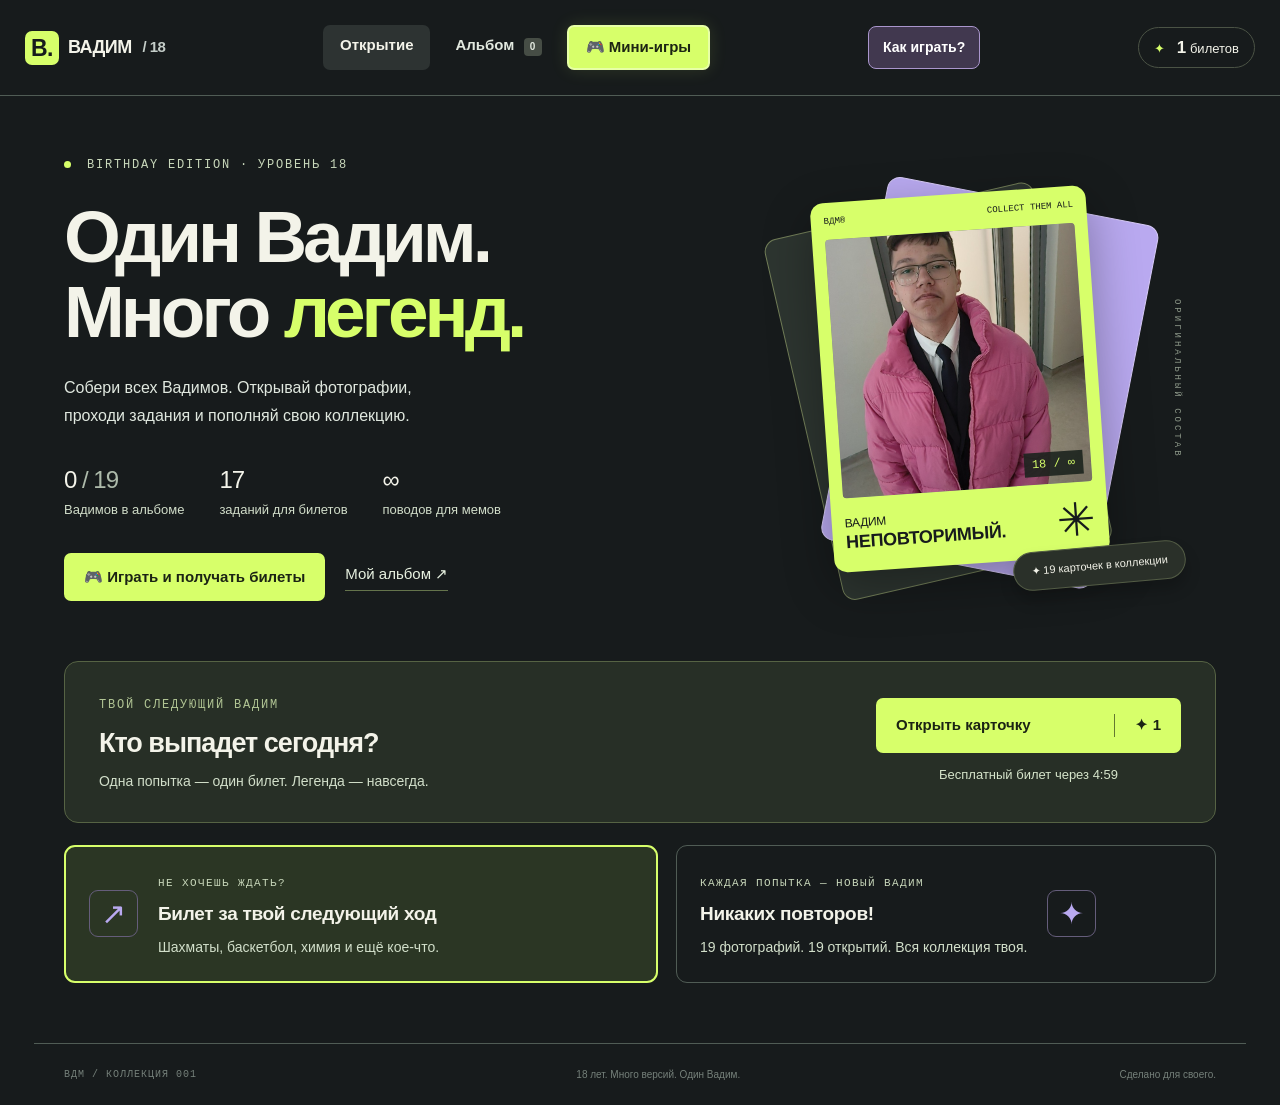
<file: index.html>
<!doctype html><html lang="ru"><head><meta charset="utf-8"><meta name="viewport" content="width=device-width,initial-scale=1"><meta name="theme-color" content="#16191a"><title>Собери всех Вадимов · 18</title><link rel="stylesheet" href="style.css?v=2"></head><body data-page="home"><div id="app"></div><script src="core.js?v=2"></script><script src="home.js?v=2"></script></body></html>
</file>
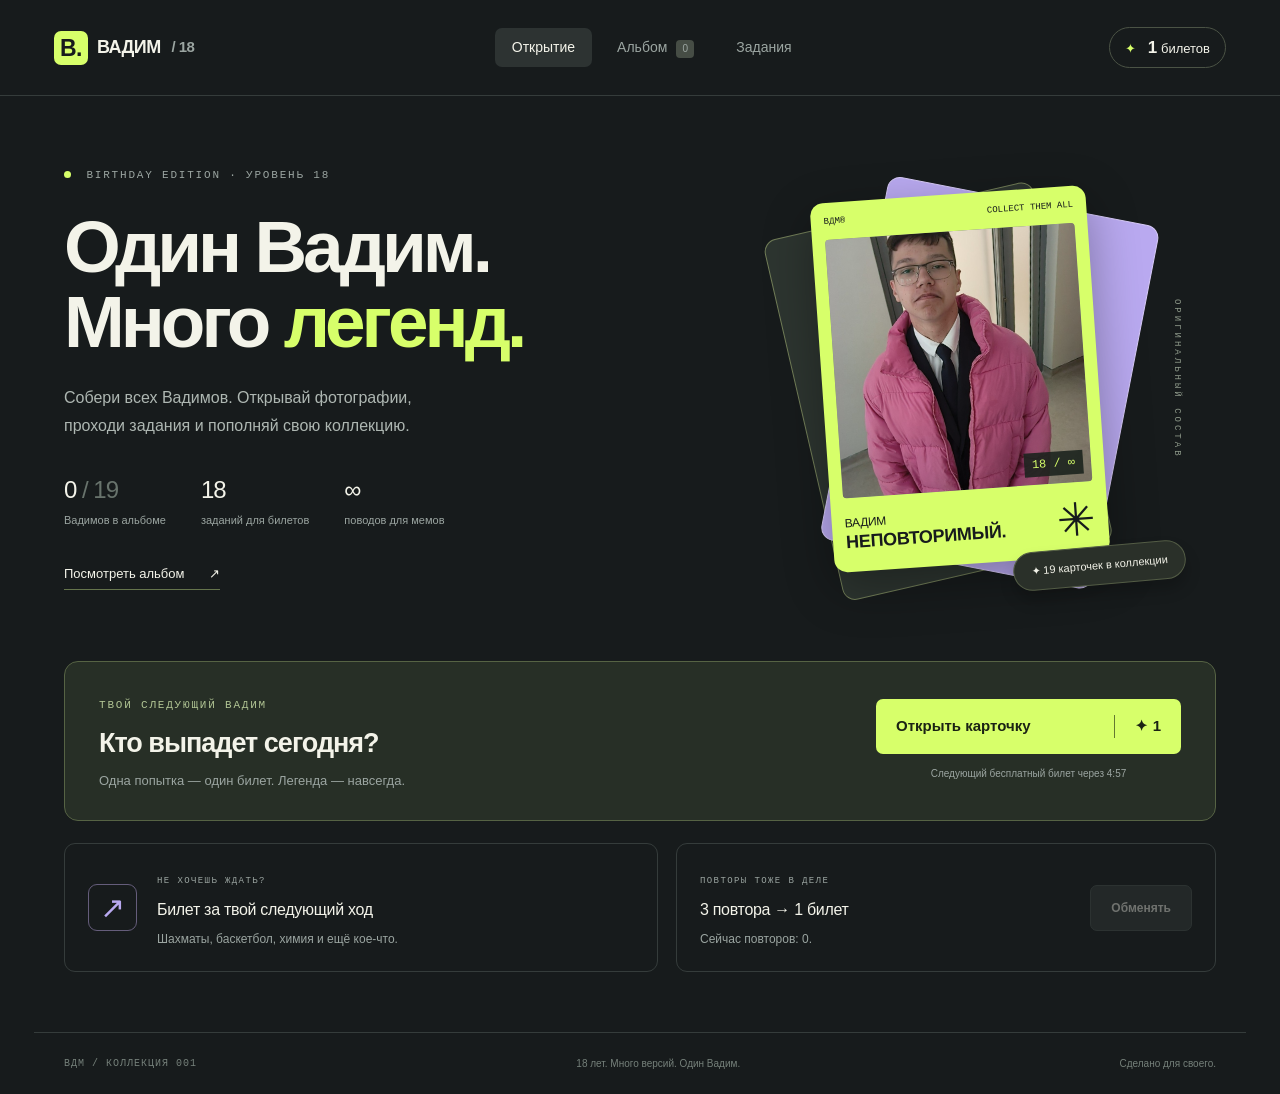
<file: vadim18-github-pages/index.html>
<!doctype html><html lang="ru"><head><meta charset="utf-8"><meta name="viewport" content="width=device-width,initial-scale=1"><meta name="theme-color" content="#16191a"><title>Собери всех Вадимов · 18</title><link rel="stylesheet" href="style.css"></head><body data-page="home"><div id="app"></div><script src="core.js"></script><script src="home.js"></script></body></html>
</file>
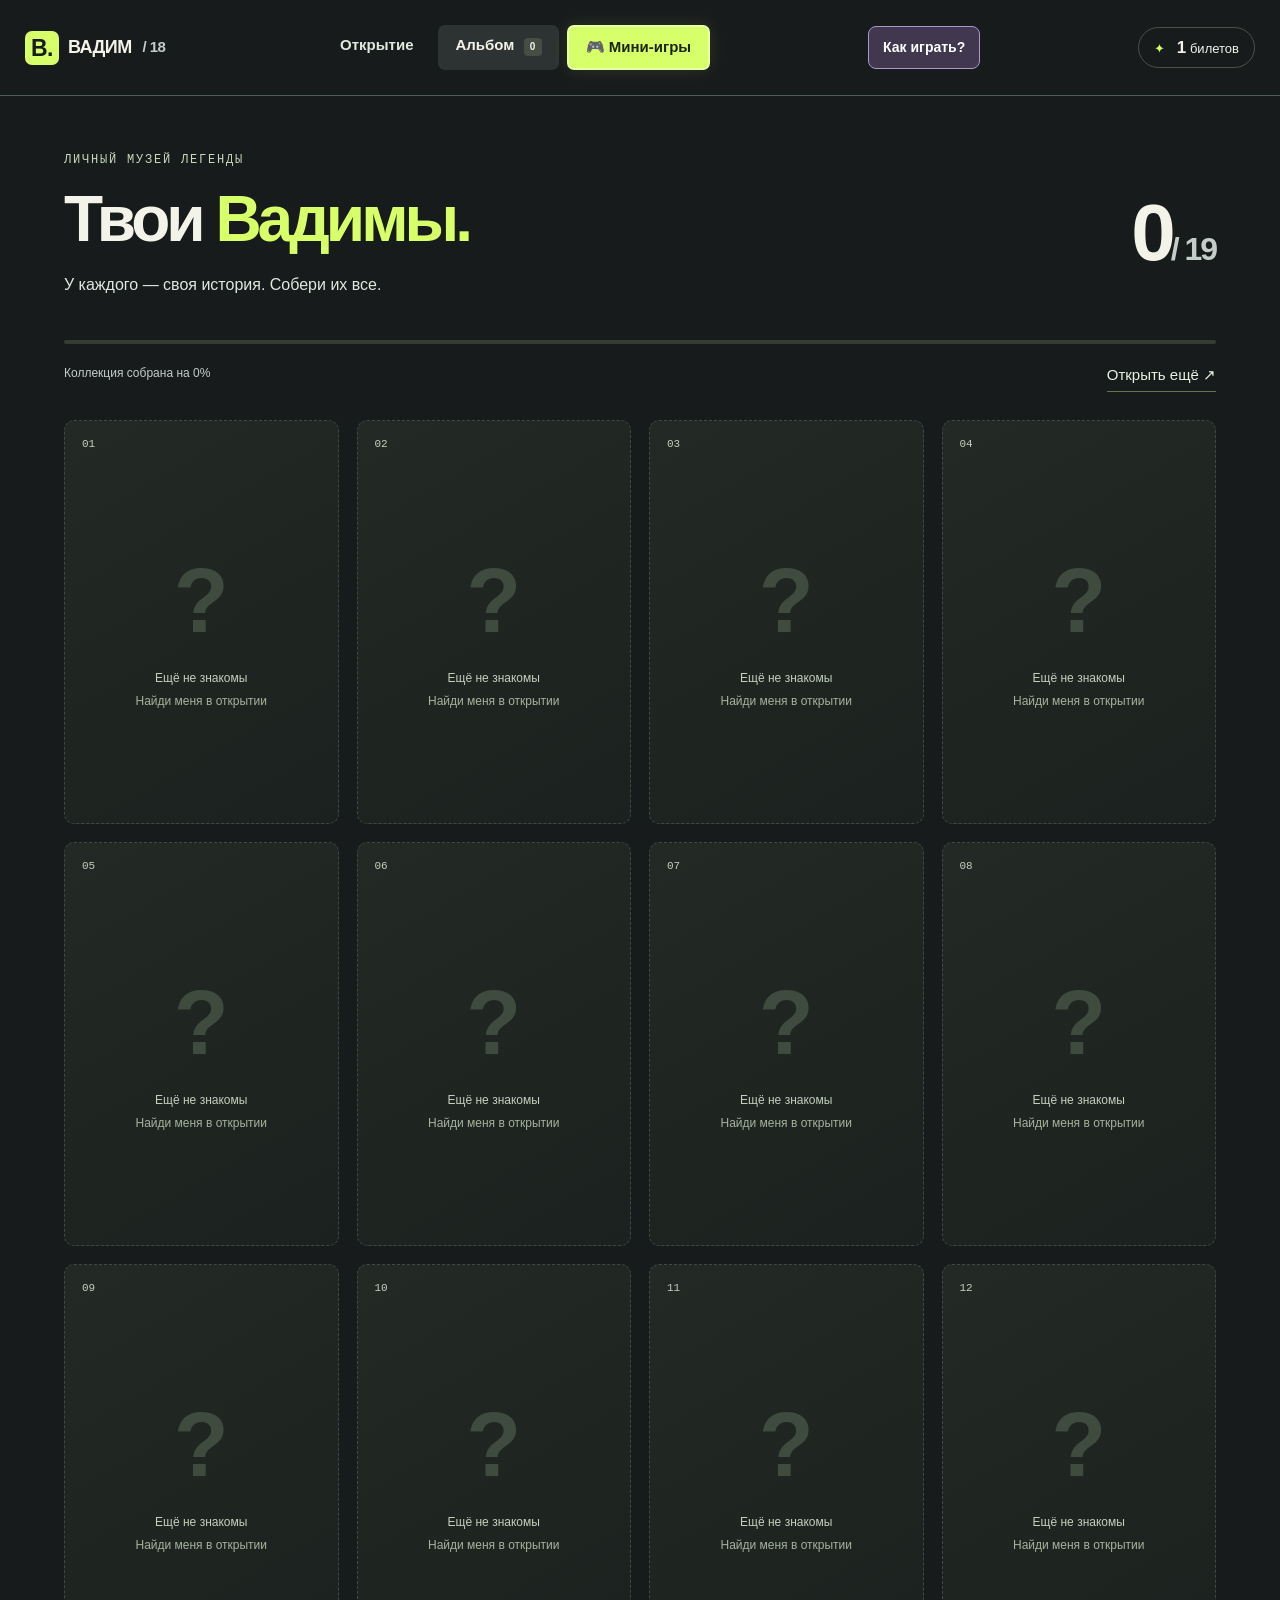
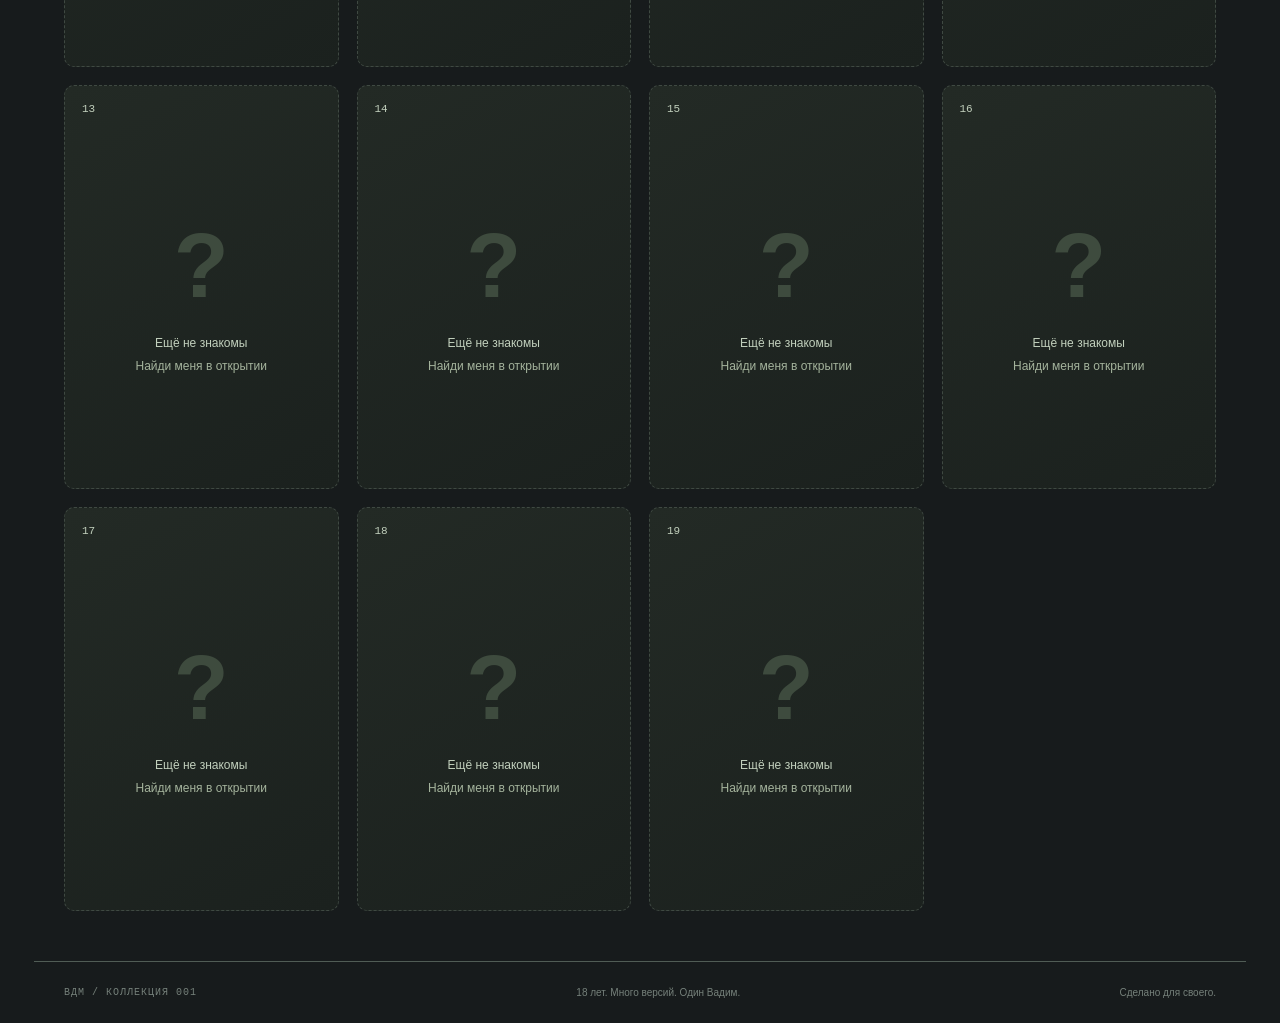
<file: album.html>
<!doctype html><html lang="ru"><head><meta charset="utf-8"><meta name="viewport" content="width=device-width,initial-scale=1"><meta name="theme-color" content="#16191a"><title>Альбом · Собери всех Вадимов</title><link rel="stylesheet" href="style.css?v=2"></head><body data-page="album"><div id="app"></div><script src="core.js?v=2"></script><script src="home.js?v=2"></script></body></html>
</file>
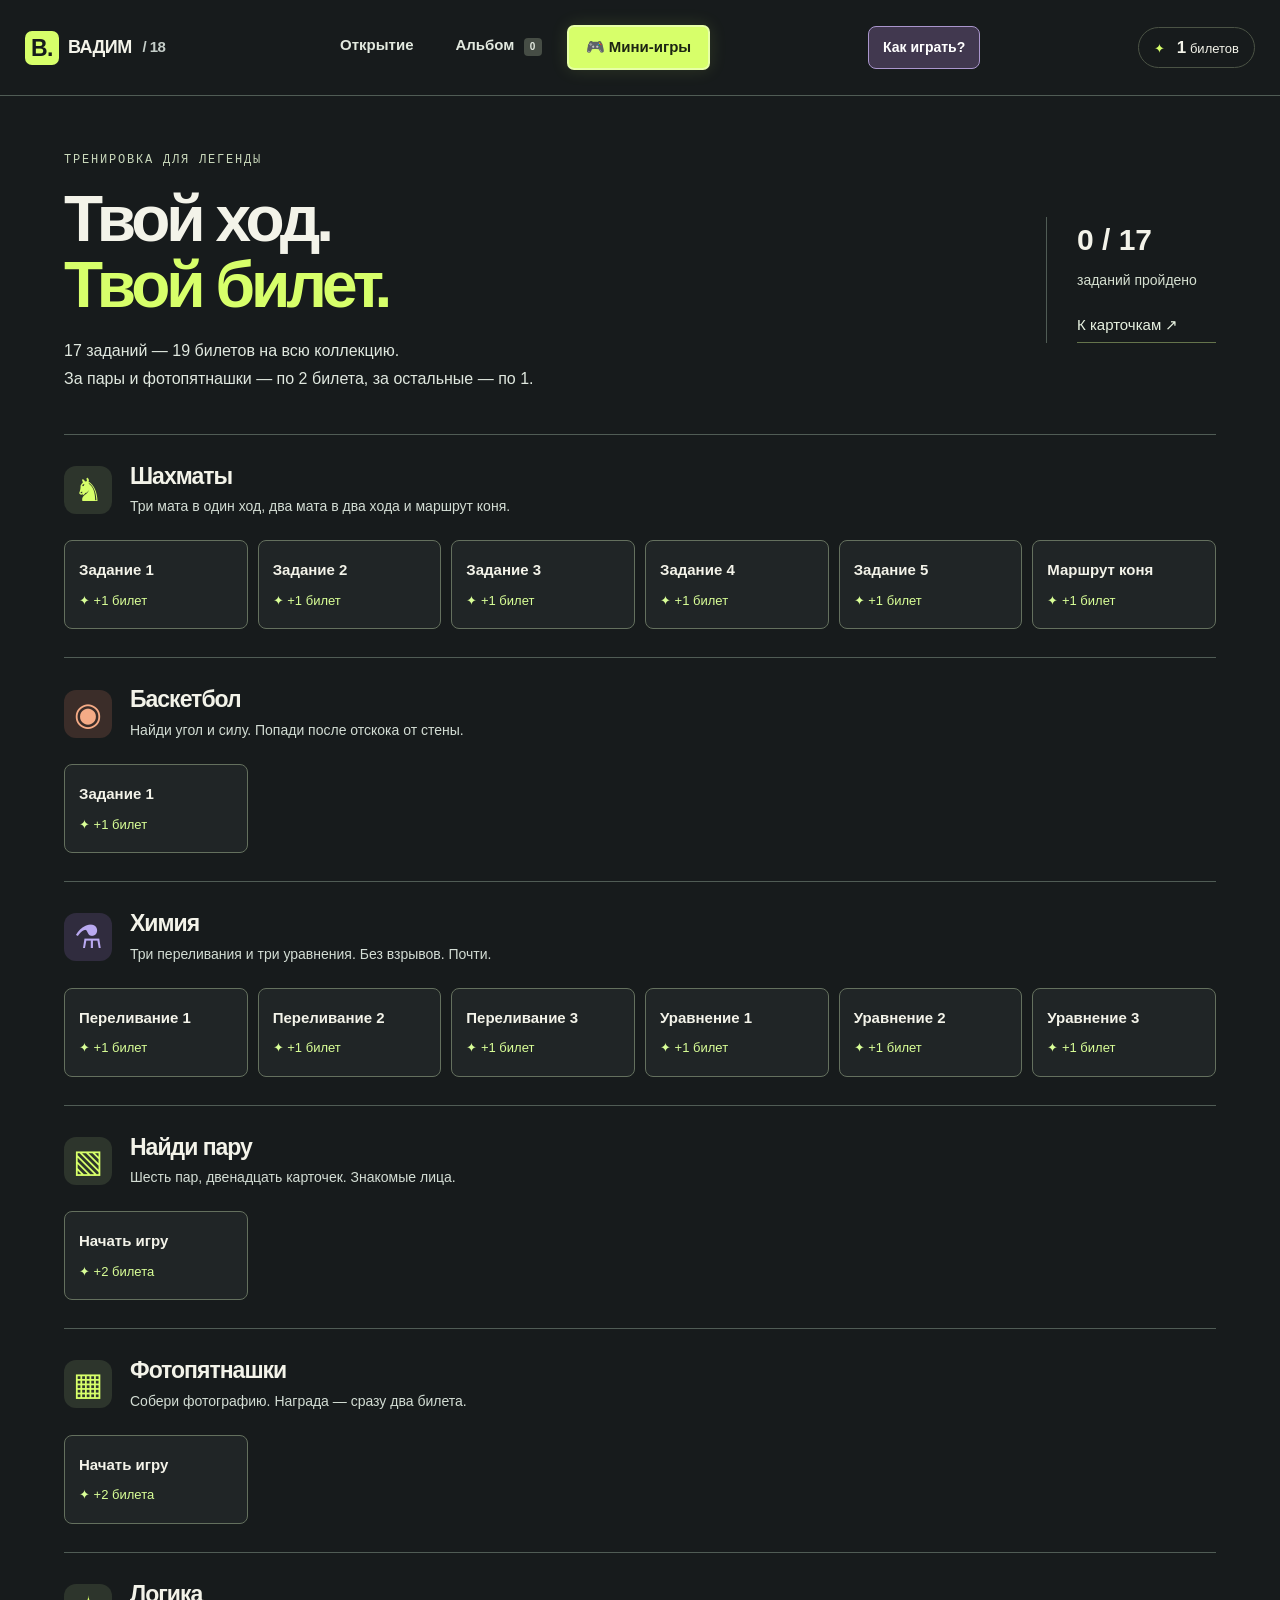
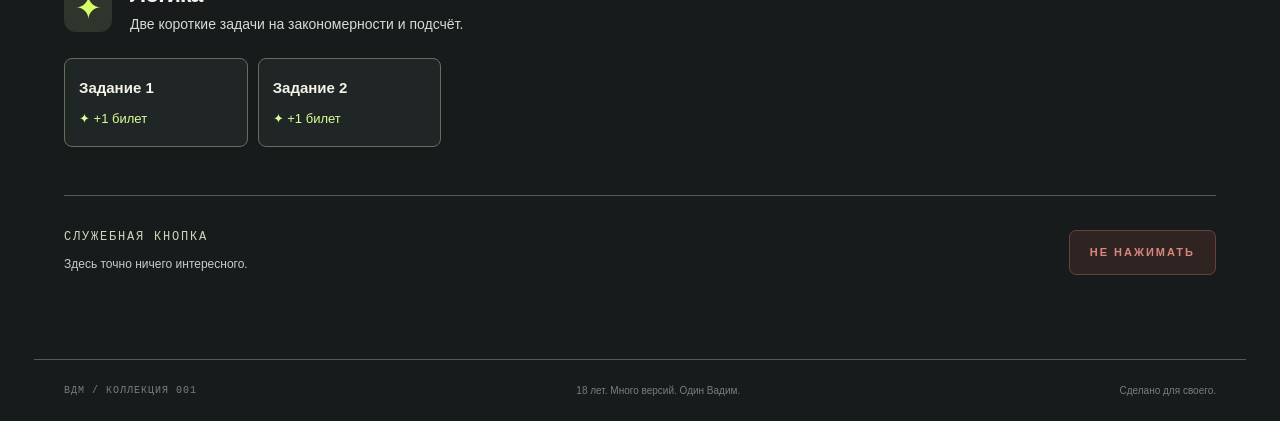
<file: games.html>
<!doctype html><html lang="ru"><head><meta charset="utf-8"><meta name="viewport" content="width=device-width,initial-scale=1"><meta name="theme-color" content="#16191a"><title>Задания · Собери всех Вадимов</title><link rel="stylesheet" href="style.css?v=2"></head><body data-page="games"><div id="app"></div><script src="core.js?v=2"></script><script src="puzzles.js?v=2"></script><script src="chess-engine.js?v=2"></script><script src="games.js?v=2"></script></body></html>
</file>
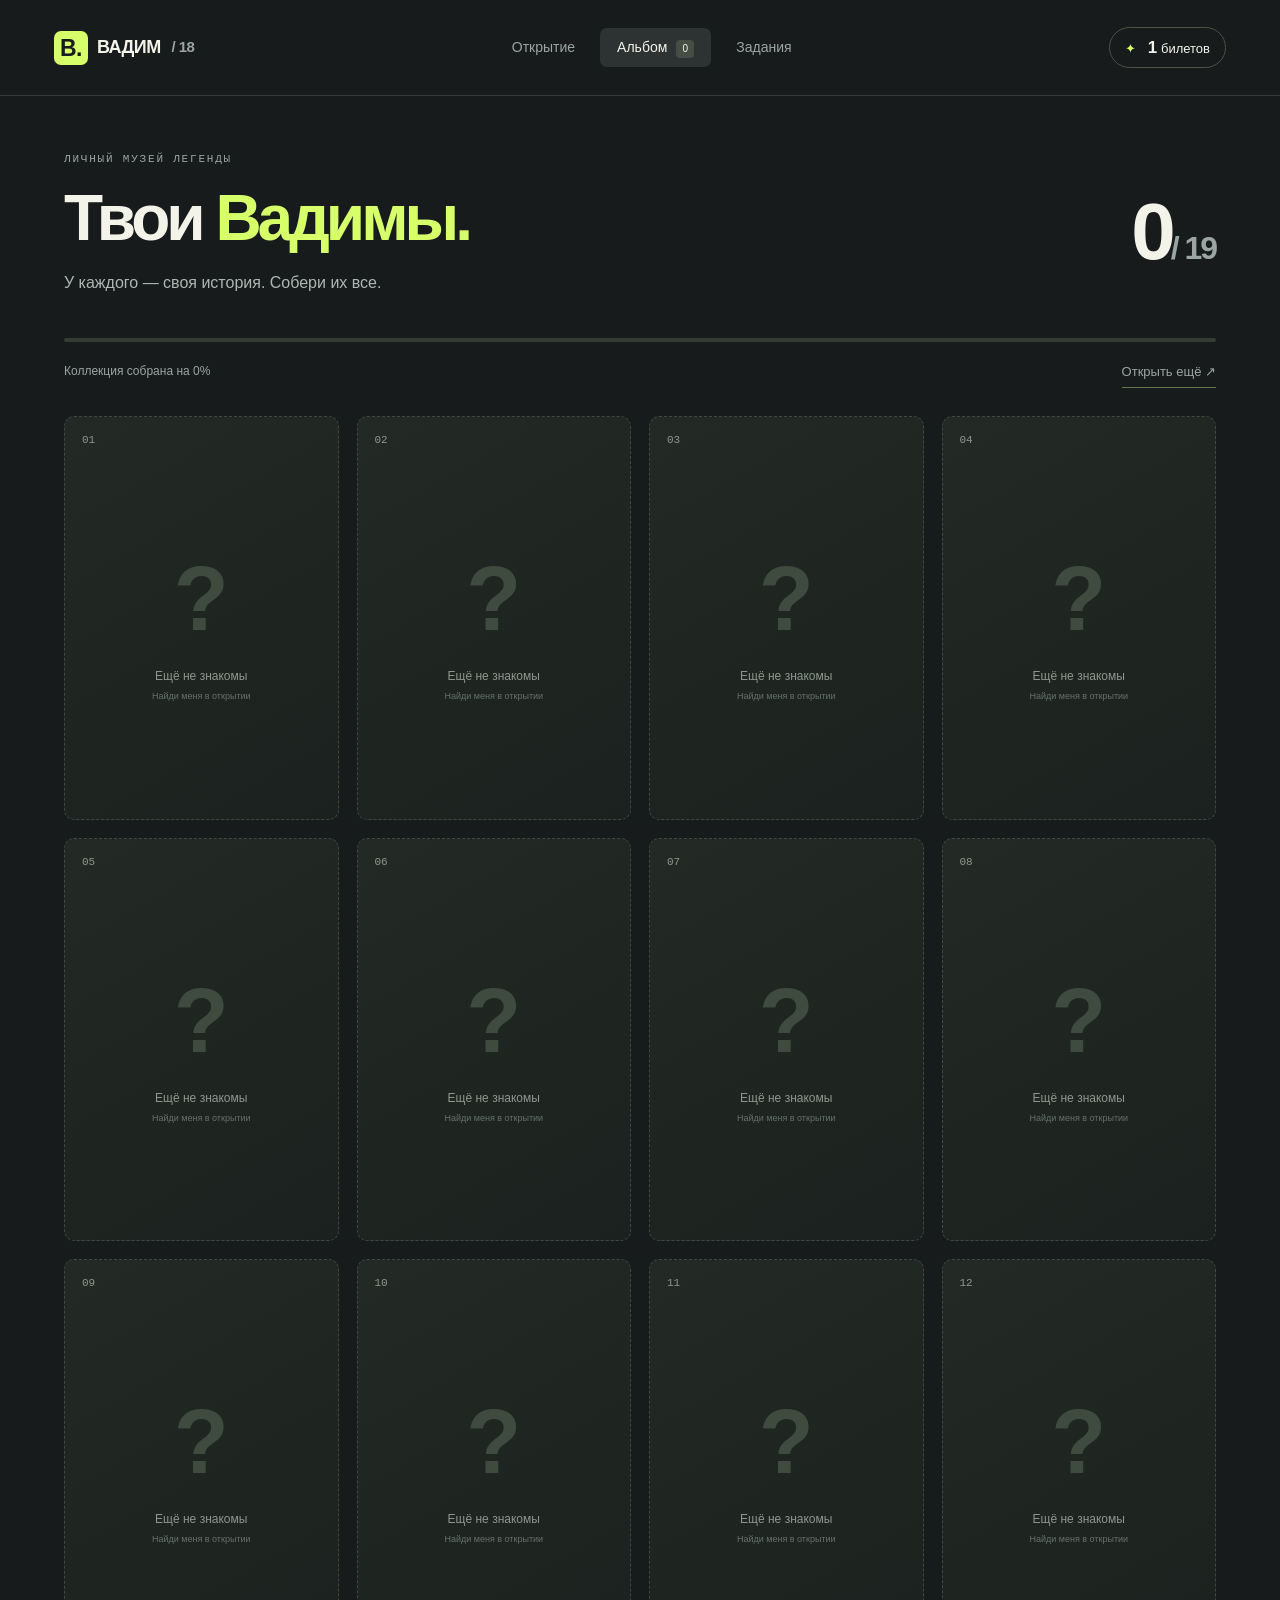
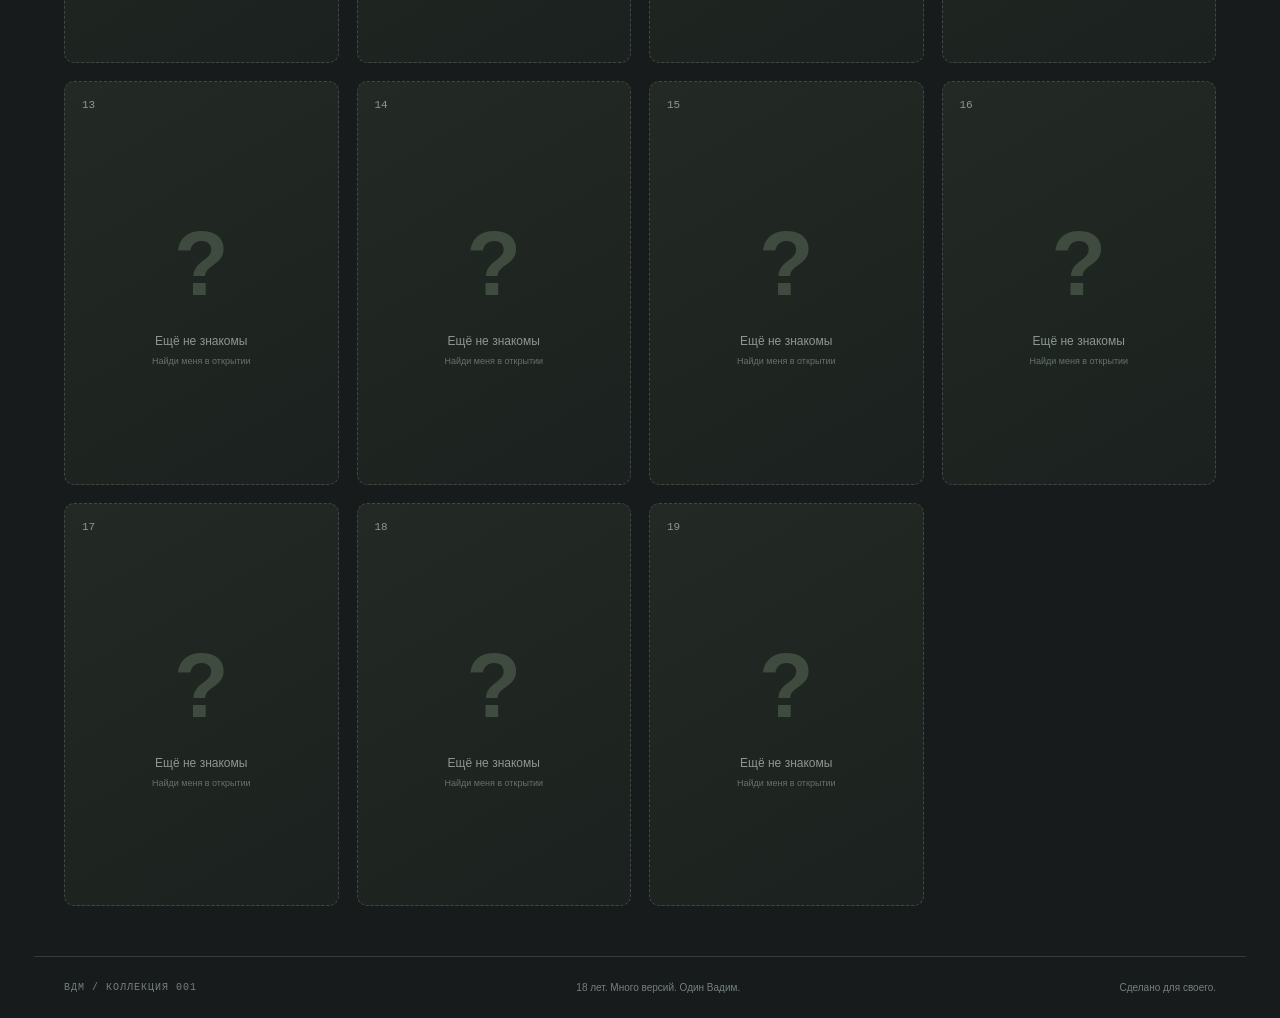
<file: vadim18-github-pages/album.html>
<!doctype html><html lang="ru"><head><meta charset="utf-8"><meta name="viewport" content="width=device-width,initial-scale=1"><meta name="theme-color" content="#16191a"><title>Альбом · Собери всех Вадимов</title><link rel="stylesheet" href="style.css"></head><body data-page="album"><div id="app"></div><script src="core.js"></script><script src="home.js"></script></body></html>
</file>
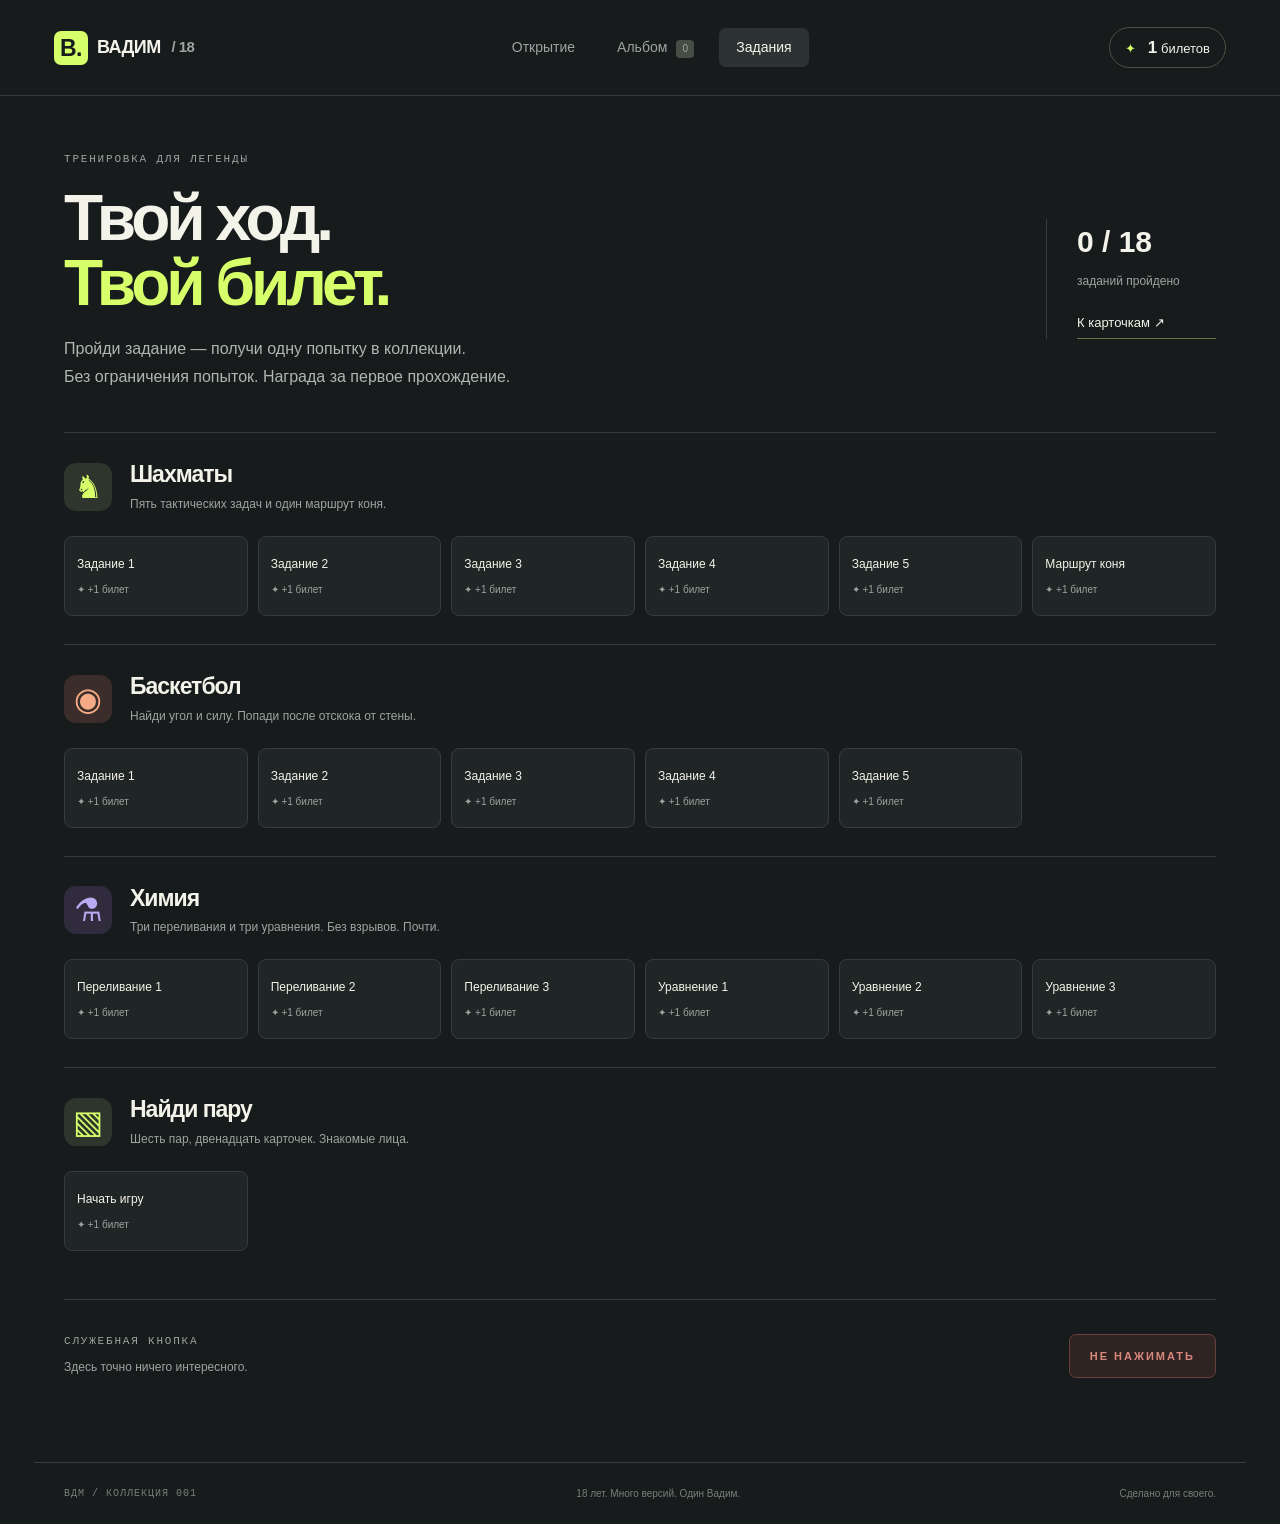
<file: vadim18-github-pages/games.html>
<!doctype html><html lang="ru"><head><meta charset="utf-8"><meta name="viewport" content="width=device-width,initial-scale=1"><meta name="theme-color" content="#16191a"><title>Задания · Собери всех Вадимов</title><link rel="stylesheet" href="style.css"></head><body data-page="games"><div id="app"></div><script src="core.js"></script><script src="puzzles.js"></script><script src="games.js"></script></body></html>
</file>
<file: style.css>
:root{--bg:#171b1c;--panel:#202526;--line:#353c3b;--ink:#f3f3e9;--muted:#9ba5a1;--lime:#d7ff6a;--purple:#b9a9f0}*{box-sizing:border-box}body{margin:0;background:var(--bg);color:var(--ink);font-family:Arial,Helvetica,sans-serif;font-size:15px;line-height:1.5}a{color:inherit;text-decoration:none}button,input{font:inherit}button,a,input{-webkit-tap-highlight-color:transparent}button{cursor:pointer}button:disabled{cursor:default;opacity:.4}button:focus-visible,a:focus-visible,input:focus-visible{outline:3px solid var(--purple);outline-offset:4px}header{height:96px;max-width:1320px;margin:auto;padding:0 54px;display:flex;align-items:center;justify-content:space-between;border-bottom:1px solid var(--line);gap:20px}.brand{display:flex;align-items:center;gap:9px;font-size:18px;font-weight:900;letter-spacing:-.6px}.brand-icon{width:34px;height:34px;display:grid;place-items:center;background:var(--lime);color:var(--bg);border-radius:7px;font-size:23px}.brand-year{color:var(--muted);font-size:15px;margin-left:2px}nav{display:flex;gap:8px}nav a{padding:9px 17px;color:var(--muted);font-size:14px;border-radius:7px}nav a:hover,nav a.active{background:#2d3332;color:var(--ink)}nav small{font-size:10px;display:inline-grid;place-items:center;min-width:18px;height:18px;background:#464d45;border-radius:4px;margin-left:5px}.ticket-pill{border:1px solid #4b5345;border-radius:25px;padding:7px 15px;white-space:nowrap;font-size:13px}.ticket-pill span:first-child{color:var(--lime);margin-right:8px}.ticket-pill b{font-size:17px}main{max-width:1212px;padding:0 30px;margin:auto}.hero{display:grid;grid-template-columns:1.15fr 1fr;align-items:center;min-height:565px;gap:50px;padding:40px 0}.eyebrow{font-family:monospace;font-size:11px;font-weight:500;letter-spacing:1.8px;color:var(--muted)}.live-dot{display:inline-block;width:7px;height:7px;background:var(--lime);border-radius:50%;margin-right:7px}h1{font-size:clamp(42px,5.7vw,76px);letter-spacing:-4px;line-height:1.03;margin:25px 0;font-weight:800}em{font-style:normal;color:var(--lime)}.lead{color:#aeb7b2;font-size:16px;line-height:1.75}.hero-stats{display:flex;gap:35px;margin:32px 0}.hero-stats b{display:block;font-size:24px;font-weight:500;letter-spacing:-1px}.hero-stats small{font-size:11px;color:var(--muted)}.muted{color:#68736c}.text-link{font-size:13px;border-bottom:1px solid #65744c;padding-bottom:5px;display:inline-flex;gap:25px}.pack-scene{height:450px;position:relative;display:grid;place-items:center}.hero-card,.back-card{width:276px;height:370px;border-radius:13px;position:absolute}.back-card{border:1px solid #727e58;background:#2d3530}.back-one{transform:rotate(-13deg) translate(-24px,7px)}.back-two{transform:rotate(11deg) translate(30px,-2px);background:var(--purple);border-color:#d7caf8}.hero-card{background:var(--lime);color:var(--bg);transform:rotate(-4deg);padding:13px;box-shadow:0 16px 50px #0005}.card-top{font-family:monospace;font-size:9px;display:flex;justify-content:space-between;margin-bottom:10px}.hero-photo{height:259px;overflow:hidden;border-radius:4px;position:relative;background:#89977a}.hero-photo img{width:100%;height:100%;object-fit:cover;object-position:50% 36%;filter:saturate(.85)}.photo-label{position:absolute;right:8px;bottom:8px;background:#1a211ce0;color:var(--lime);padding:3px 8px;font-family:monospace;font-size:12px}.hero-card-bottom{display:flex;justify-content:space-between;align-items:center;font-size:12px;line-height:1.25;padding-top:14px;letter-spacing:-.3px}.hero-card-bottom b{font-size:18px}.star{font-size:46px;line-height:1}.orbit{position:absolute;font-family:monospace;font-size:9px;letter-spacing:3px;color:#8d9889;right:-40px;transform:rotate(90deg)}.floating-tag{position:absolute;bottom:19px;right:30px;background:#2a3029;border:1px solid #535c45;border-radius:25px;padding:10px 17px;font-size:11px;transform:rotate(-5deg);box-shadow:0 10px 15px #0003}.opening-bar{border:1px solid #566344;background:#272f26;border-radius:14px;padding:30px 34px;display:flex;justify-content:space-between;gap:30px;align-items:center}.opening-bar .eyebrow{color:#b1c594}h2{font-size:27px;letter-spacing:-1px;line-height:1.2;margin:12px 0}p{color:var(--muted)}.opening-bar p{margin:8px 0 0;font-size:13px}.open-actions{width:305px;flex-shrink:0;text-align:center}.primary,.secondary,.quiet,.danger{border:0;border-radius:7px;padding:13px 20px;font-weight:600;transition:background .15s,transform .15s}.primary{background:var(--lime);color:#1b2314}.primary:hover:not(:disabled){background:#e6ff9b;transform:translateY(-1px)}.big{display:flex;justify-content:space-between;width:100%;padding:16px 20px;font-size:15px}.big span{border-left:1px solid #647831;padding-left:20px}.quiet{background:none;color:var(--muted);font-size:10px;padding:12px 0 0;font-weight:400;opacity:1!important}.quiet:not(:disabled){color:var(--lime);font-weight:bold;font-size:13px}.secondary{background:#353d3b;color:var(--ink);font-size:12px;border:1px solid #4d5652}.bottom-grid{display:grid;grid-template-columns:1.1fr 1fr;gap:18px;margin:22px 0 60px}.mini-panel{border:1px solid var(--line);border-radius:11px;padding:23px;display:flex;gap:20px;align-items:center}.panel-icon{font-size:30px;color:var(--purple);border:1px solid #655d7b;border-radius:9px;padding:0 11px}.mini-panel h3{font-size:16px;font-weight:500;letter-spacing:-.3px;margin:8px 0}.mini-panel p{font-size:12px;margin:0}.mini-panel .eyebrow{font-size:9px;letter-spacing:1.4px}.recycle{justify-content:space-between}footer{max-width:1212px;padding:23px 30px;margin:auto;border-top:1px solid var(--line);display:flex;justify-content:space-between;color:#75807a;font-size:10px}footer span:first-child{font-family:monospace;letter-spacing:1px}.page-heading{padding:55px 0 25px;display:flex;justify-content:space-between;align-items:center;gap:20px}.page-heading h1{font-size:64px;margin:18px 0}.album-total{font-size:80px;letter-spacing:-5px;font-weight:700}.album-total small{font-size:32px;color:var(--muted);letter-spacing:-2px}.progress-track{height:4px;border-radius:4px;background:#343c34;overflow:hidden}.progress-track>div{height:100%;background:var(--lime);transition:width .3s}.album-toolbar{display:flex;justify-content:space-between;margin:20px 0 28px;font-size:12px;color:var(--muted)}.album-grid{display:grid;grid-template-columns:repeat(4,1fr);gap:18px;margin-bottom:50px}.collect-card{border:1px solid #445047;background:#252d27;padding:9px;border-radius:10px;overflow:hidden;color:var(--ink);text-align:left;min-width:0}.collect-card.rare{border-color:#9b88c5;background:#302b3c}.collect-card img{display:block;width:100%;aspect-ratio:4/5;object-fit:cover;border-radius:5px}.collect-card>div{padding:12px 5px 6px}.collect-card small{font:9px monospace;letter-spacing:1px;color:#b0bcaa}.collect-card h3{font-size:14px;line-height:1.4;letter-spacing:-.3px;margin:6px 0}.collect-card:hover{border-color:var(--lime)}.locked-card{border:1px dashed #3f4942;border-radius:10px;background:linear-gradient(150deg,#232a25,#1b211e);aspect-ratio: .68;display:flex;flex-direction:column;align-items:center;justify-content:center;position:relative;color:#8c988f;font-size:12px;min-height:260px}.locked-number{position:absolute;top:17px;left:17px;font:11px monospace}.silhouette{font-size:90px;line-height:1.5;color:#3e4b3e;font-weight:900}.locked-card small{font-size:9px;color:#647269;margin-top:5px}#final-area{margin-bottom:40px}.task-summary{display:flex;flex-direction:column;gap:8px;min-width:170px;border-left:1px solid var(--line);padding-left:30px}.task-summary b{font-size:30px}.task-summary>span{font-size:12px;color:var(--muted)}.task-summary a{margin-top:15px}.game-group{border-top:1px solid var(--line);padding:28px 0}.group-intro{display:flex;gap:18px;align-items:center}.group-icon{width:48px;height:48px;border-radius:12px;display:grid;place-items:center;font-size:32px;background:#2d352c;color:var(--lime)}.game-group:nth-child(2) .group-icon{background:#3b2d29;color:#f5ab86}.game-group:nth-child(3) .group-icon{background:#302c3e;color:var(--purple)}.group-intro h2{font-size:23px;margin:0 0 6px}.group-intro p{font-size:12px;margin:0}.level-grid{display:grid;grid-template-columns:repeat(6,1fr);gap:10px;margin-top:23px}.level{background:var(--panel);border:1px solid var(--line);border-radius:8px;padding:18px 12px;color:var(--ink);text-align:left;display:flex;flex-direction:column;gap:9px}.level span{font-size:12px}.level small{color:var(--muted);font-size:10px}.level:hover{border-color:var(--lime)}.level.completed{border-color:#647344;background:#2b3327}.level.completed small{color:var(--lime)}.danger-zone{border-top:1px solid var(--line);margin:20px 0 50px;padding:28px 0;display:flex;justify-content:space-between;align-items:center}.danger-zone p{margin:8px 0;font-size:12px}.danger{background:#302423;color:#d8877d;border:1px solid #69413c;letter-spacing:2px;font-size:11px}dialog{padding:35px;background:var(--bg);color:var(--ink);border:1px solid #4a554b;border-radius:17px;width:min(720px,94vw);max-height:92dvh;overflow:auto;box-shadow:0 30px 140px #0009}dialog::backdrop{background:#090d0be0;backdrop-filter:blur(7px)}.close{position:absolute;right:13px;top:9px;width:34px;height:34px;border:0;border-radius:50%;background:#323a35;color:var(--ink);font-size:25px;z-index:3}.reveal{text-align:center}.reveal .collect-card{max-width:290px;margin:22px auto;animation:card-in .45s ease-out}.reveal .collect-card img{max-height:360px}.reveal .collect-card h3{font-size:19px}.reveal .primary{min-width:260px}.photo-view{text-align:center}.photo-view img{max-width:100%;max-height:64vh;object-fit:contain;border-radius:8px}.photo-view h2{font-size:23px}.birthday{text-align:center;padding:10px 15px}.birthday p{font-size:16px;line-height:1.8}.huge{font-size:130px;line-height:1.3;font-weight:900;letter-spacing:-10px;color:var(--lime)}#toast{position:fixed;bottom:25px;left:50%;transform:translate(-50%,20px);opacity:0;pointer-events:none;background:var(--lime);color:#1a2513;padding:13px 22px;border-radius:9px;font-size:13px;z-index:10000;max-width:90vw;text-align:center;transition:.2s;box-shadow:0 4px 35px #0005}#toast.show{opacity:1;transform:translate(-50%,0)}.game-shell>h2{margin-top:13px}.game-shell p{font-size:13px;line-height:1.65}.status{border-top:1px solid var(--line);margin-top:23px;padding-top:16px;color:var(--muted);font-size:13px;min-height:48px}.status.success{color:var(--lime)}.game-meta{display:flex;justify-content:space-between;font-size:11px;color:var(--muted);margin:17px 0 12px}.chess-board{display:grid;grid-template-columns:repeat(8,1fr);width:min(100%,450px);margin:0 auto;border:5px solid #424b3b;border-radius:5px;overflow:hidden}.square{aspect-ratio:1;border:0;border-radius:0;position:relative;padding:0;display:grid;place-items:center}.square.light{background:#d6d6be}.square.dark{background:#7b8e70}.square small{position:absolute;bottom:1px;left:3px;font-size:8px;color:#30432e}.piece{font-size:clamp(25px,6vw,43px);line-height:1;font-family:Georgia,'Times New Roman',serif;z-index:1}.black-piece{color:#17211a;text-shadow:0 1px 1px #fff8}.white-piece{color:#fffef0;-webkit-text-stroke:1px #263326;text-shadow:0 1px 2px #182716}.square.selected{background:#e4e867}.square.marked:after{content:'';position:absolute;width:16px;height:16px;background:#3f573868;border:2px solid #3c5f3b;border-radius:50%}.game-controls{display:flex;align-items:center;gap:13px;justify-content:space-between;margin-top:20px;font-size:11px;color:var(--muted);flex-wrap:wrap}.game-controls a{font-size:10px;text-decoration:underline}.tubes{display:flex;gap:15px;justify-content:center;flex-wrap:wrap;padding:30px 0}.tube-button{border:0;background:none;color:var(--muted);padding:0;transition:transform .2s}.tube-button.chosen{transform:translateY(-16px)}.tube-button small{display:block;margin-top:8px}.tube{display:flex;flex-direction:column-reverse;height:166px;width:56px;border:3px solid #a8b5b7;border-top:0;border-radius:0 0 22px 22px;overflow:hidden;background:#ffffff07}.liquid{height:25%;flex-shrink:0;display:grid;place-items:center;color:#243029a0;font-size:13px;border-top:1px solid #ffffff10}.equation{display:flex;flex-wrap:wrap;gap:15px 10px;align-items:center;justify-content:center;background:#222a26;border-radius:10px;padding:28px 15px;margin:25px 0}.equation label{display:flex;align-items:center;gap:5px;font-size:18px;white-space:nowrap}.equation input{width:48px;background:#151c18;border:1px solid #69755e;color:var(--lime);border-radius:5px;padding:7px 4px;text-align:center}.operator{color:var(--muted);font-size:20px}.memory-grid{display:grid;grid-template-columns:repeat(4,1fr);gap:9px}.memory-card{aspect-ratio:4/5;overflow:hidden;border-radius:7px;border:1px solid #5c684a;background:repeating-linear-gradient(45deg,#2a3528,#2a3528 7px,#303c2e 7px,#303c2e 8px);padding:0;display:grid;place-items:center}.memory-card span{font-size:42px;color:var(--lime);font-weight:900}.memory-card img{width:100%;height:100%;object-fit:cover}.memory-card.matched{opacity:.65}.sliders{display:flex;gap:25px;margin-top:15px}.sliders label{flex:1;font-size:12px;color:var(--muted)}.sliders output{float:right;color:var(--lime)}input[type=range]{display:block;width:100%;accent-color:var(--lime);margin:12px 0}#court{width:100%;height:auto;display:block;border-radius:8px}.scare-overlay{position:fixed;inset:0;background:#000;z-index:9999;display:flex;align-items:center;justify-content:center}.scare-overlay img{width:100%;height:100%;object-fit:contain;animation:scare .2s ease-out}.scare-overlay button{position:absolute;bottom:25px;max-width:90vw}.confetti{position:fixed;inset:0;pointer-events:none;z-index:9999;overflow:hidden}.confetti i{position:absolute;left:var(--x);top:-15px;width:9px;height:16px;animation:fall 1.9s var(--d) ease-in forwards}@keyframes fall{to{transform:translateY(105vh) rotate(var(--r))}}@keyframes card-in{from{opacity:0;transform:translateY(20px) rotate(-5deg)}to{opacity:1;transform:none}}@keyframes scare{from{transform:scale(.7)}to{transform:scale(1)}}@media(min-width:1450px){.hero{min-height:600px}}@media(max-width:950px){header{padding:0 30px}.hero{gap:15px}.hero-stats{gap:22px}.hero h1{font-size:57px}.pack-scene{transform:scale(.9)}.orbit{display:none}.bottom-grid{grid-template-columns:1fr}.album-grid{grid-template-columns:repeat(3,1fr)}.level-grid{grid-template-columns:repeat(3,1fr)}}@media(max-width:800px){header{height:auto;min-height:110px;flex-wrap:wrap;padding:18px 20px 12px;gap:14px}.brand{font-size:16px}nav{order:3;width:100%;justify-content:space-between;gap:0}nav a{padding:7px 15px;font-size:13px}.ticket-pill{padding:5px 12px}.ticket-word{display:none}main{padding:0 20px}.hero{grid-template-columns:1fr;gap:0;padding:35px 0 22px}.hero h1{font-size:54px;letter-spacing:-3px}.hero .eyebrow{font-size:9px;letter-spacing:1.4px}.lead{font-size:14px}.hero-stats{justify-content:space-between;gap:10px;margin:24px 0}.hero-stats b{font-size:23px}.hero-stats small{font-size:10px}.pack-scene{height:390px;transform:scale(.92);margin:-7px 0}.floating-tag{right:-4px;bottom:0}.opening-bar{flex-direction:column;align-items:stretch;padding:23px;gap:20px}.opening-bar h2{font-size:25px}.open-actions{width:auto}.bottom-grid{margin-top:15px;margin-bottom:35px;gap:12px}.mini-panel{padding:18px;gap:14px}.mini-panel h3{font-size:14px}.mini-panel p{font-size:11px}.panel-icon{font-size:26px;padding:0 8px}.recycle .secondary{padding:10px;font-size:10px}footer{padding:20px;gap:12px;flex-wrap:wrap;font-size:9px}footer span:last-child{display:none}.page-heading{padding:35px 0 22px;align-items:flex-start}.page-heading h1{font-size:44px;letter-spacing:-2px}.page-heading .eyebrow{font-size:9px;letter-spacing:1.3px}.album-total{font-size:55px;letter-spacing:-3px;padding-top:30px;white-space:nowrap}.album-total small{font-size:20px;letter-spacing:-1px}.album-grid{grid-template-columns:repeat(2,1fr);gap:12px}.collect-card{padding:6px}.collect-card h3{font-size:12px}.collect-card small{font-size:8px;letter-spacing:.3px}.locked-card{min-height:220px}.task-summary{min-width:0;padding-left:13px;margin-top:20px;max-width:106px}.task-summary b{font-size:22px}.task-summary span{font-size:10px}.task-summary a{font-size:10px;gap:0}.group-intro{gap:12px}.group-intro p{font-size:11px}.group-intro h2{font-size:22px}.group-icon{flex-shrink:0}.level-grid{grid-template-columns:repeat(2,1fr)}.level{padding:14px}.danger-zone{gap:15px}.danger{padding:13px 10px;font-size:9px;letter-spacing:1px}.danger-zone .eyebrow{font-size:9px}.danger-zone p{font-size:11px}dialog{padding:28px 17px 20px;border-radius:12px;max-height:94dvh}.game-shell .eyebrow{font-size:9px}.game-shell h2{font-size:25px}.game-shell p{font-size:12px}.tube{width:40px;height:144px}.tubes{gap:11px}.memory-grid{gap:7px}.equation{padding:20px 10px}.equation label{font-size:15px}.equation input{width:40px}.birthday{padding:10px 0}.birthday p{font-size:14px}.birthday .huge{font-size:100px}.piece{font-size:32px}}@media(prefers-reduced-motion:reduce){*,*:before,*:after{animation:none!important;transition:none!important}.confetti{display:none}}

.brand{white-space:nowrap}.ticket-pill{flex-shrink:0}

/* Birthday edition 2: readable controls and clear feedback. */
:root{--muted:#c4cdc8;--line:#505c55}p{color:#c4cdc8}.eyebrow{color:#c9d8bb;font-size:12px}.lead{color:#e0e8df}header{max-width:1440px;padding:0 25px;gap:15px}nav a{color:#e2e9df;font-size:15px;font-weight:600}nav a[href="games.html"]{background:var(--lime);color:#1c2513;border:2px solid #e7ffa7;box-shadow:0 0 17px #d7ff6a20}nav a[href="games.html"]:hover{background:#e6ff9c}.instructions-button{background:#41384f;border:1px solid #aa96cd;color:#fff;padding:10px 14px;border-radius:8px;font-size:14px;font-weight:bold;white-space:nowrap}.hero-buttons{display:flex;gap:20px;align-items:center;flex-wrap:wrap}.inline-button{display:inline-flex;align-items:center;justify-content:center;font-size:15px}.hero-stats small{color:#d1ddc9;font-size:13px}.hero-stats .muted{color:#adbaaa}.opening-bar p,.mini-panel p{font-size:14px;color:#d2dfca}.quiet{font-size:13px;color:#d5e4ca}.mini-panel h3{font-weight:bold;font-size:19px}.mini-panel .eyebrow{font-size:11px}.mini-panel[href="games.html"]{border:2px solid var(--lime);background:#2b3624}.text-link{font-size:15px;color:#e8f2e1}.group-intro p{font-size:14px;color:#d3ddd4}.level{padding:18px 14px;border-color:#64705e}.level span{font-size:15px;font-weight:600}.level small{font-size:13px;color:#d9ff97}.level.completed small{color:var(--lime)}.task-summary>span{font-size:14px;color:#d6e0d1}.game-shell p{font-size:16px;color:#e0e8dc}.game-shell .eyebrow{font-size:12px;color:#e2f1d5}.game-meta{font-size:14px;font-weight:bold;color:#e1efce}.status{font-size:17px;color:#edf1e7;background:#2c352b;border:1px solid #5b6b50;border-radius:9px;padding:16px;line-height:1.5}.status.success{background:#35451d;border:2px solid var(--lime);color:#e4ffad;font-size:18px}.status.error{background:#642327;border:2px solid #ff7979;color:#fff1ef;font-size:18px;font-weight:700}.status p{margin-bottom:0}.game-controls{font-size:14px;color:#e2e9dc}.secondary{font-size:14px;color:white}.sliders label{font-size:16px;color:#e2e9dc}.sliders output{font-size:18px;font-weight:bold}.square.marked:after{width:20px;height:20px;background:#2d4b2166;border:3px solid #42672c}.square.selected{outline:4px solid #dfff48;outline-offset:-4px;background:#e9f370}.piece{font-size:clamp(32px,6vw,46px)}#toast{font-size:18px;font-weight:700;bottom:25px;padding:17px 24px;max-width:90vw;width:max-content;box-shadow:0 8px 35px #0008}#toast.error{background:#e9474e;border:2px solid #ffa1a5;color:white;animation:notice-in .2s ease-out}.instructions h2{font-size:32px}.instructions ol{padding-left:25px}.instructions li{font-size:17px;margin:20px 0;line-height:1.7;color:#e5eddf}.instructions p{color:#bdcbb5;font-size:14px}.instructions .primary{width:100%;margin-top:15px}.birthday{background:radial-gradient(ellipse at top,#42532655,transparent 70%)}.birthday h2{font-size:38px;color:#e8ffaf}.birthday p{color:#e5eedf}.party-stars{font-size:40px;letter-spacing:12px;animation:party-pulse 1.2s infinite alternate}.confetti i{width:12px;height:19px}.locked-card{color:#c2d0bd}.locked-card small{color:#a4b39c;font-size:12px}.collect-card small{color:#d3e3c9;font-size:11px}.collect-card h3{font-size:16px}.sliding-layout{display:flex;gap:20px;align-items:flex-start}.sliding-board{display:grid;grid-template-columns:repeat(3,1fr);gap:4px;flex:1;max-width:390px;background:#0c110c;padding:5px;border-radius:8px}.slide-tile{aspect-ratio:1;border:1px solid #a3b48e;border-radius:4px;background-size:300% 300%;position:relative;padding:0}.slide-tile span{position:absolute;top:5px;left:5px;background:#0c150ddd;color:#e9ffcd;min-width:25px;border-radius:4px;font-weight:bold;font-size:16px}.slide-tile.empty{background:#33402d;opacity:1;border:1px dashed #7c946b}.sliding-reference{width:100px;flex-shrink:0;text-align:center}.sliding-reference img{width:100%;aspect-ratio:1;object-fit:fill;border-radius:6px}.sliding-reference small{display:block;color:#d7e4c8;font-size:13px}.logic-question{padding:25px;background:#303d29;border:1px solid #788c60;border-radius:10px;font-size:24px;margin:20px 0;color:#f2ffe1}.answer-label{display:block;font-size:16px;margin:20px 0}.answer-label input{display:block;width:100%;padding:14px;background:#1b2318;border:2px solid #9ba88a;border-radius:7px;font-size:20px;color:var(--lime);margin-top:8px}.answer-label input::placeholder{color:#b6c0ab;font-size:16px}@keyframes notice-in{from{transform:translate(-50%,15px) scale(.9)}to{transform:translate(-50%,0) scale(1)}}@keyframes party-pulse{to{transform:scale(1.08) rotate(2deg)}}
@media(max-width:1100px){header{flex-wrap:wrap;height:auto;min-height:110px;padding:15px 20px}nav{order:3;width:100%;justify-content:center}header .brand{margin-right:auto}.ticket-pill{order:2}.instructions-button{order:1}.brand-year{font-size:14px}}
@media(max-width:800px){nav{justify-content:space-between;gap:7px}nav a{font-size:13px;padding:9px 11px}header{gap:10px}.instructions-button{font-size:12px;padding:9px 10px}.hero-buttons{gap:15px}.hero-buttons>.primary{width:100%}.hero-stats small{font-size:11px}.mini-panel h3{font-size:17px}.mini-panel p{font-size:13px}.group-intro p{font-size:13px}.level span{font-size:14px}.level small{font-size:12px}.page-heading{flex-direction:column}.task-summary{max-width:none;width:100%;flex-direction:row;align-items:center;justify-content:space-between;border:1px solid #617448;border-radius:8px;padding:13px;margin:0;background:#2c3623}.task-summary a{margin-top:0;font-size:13px}.task-summary>span{font-size:12px}.game-shell p{font-size:15px}.game-meta{font-size:12px;gap:12px}.status,.status.error,.status.success{font-size:16px}.sliding-layout{gap:10px}.sliding-reference{width:65px}.sliding-reference small{font-size:11px}.slide-tile span{font-size:13px;min-width:20px}.birthday h2{font-size:29px}.birthday p{font-size:16px}.party-stars{font-size:30px;letter-spacing:5px}.collect-card small{font-size:10px}.collect-card h3{font-size:14px}.quiet{font-size:12px}.instructions h2{font-size:27px}#toast{font-size:16px;width:85vw;text-align:center}.piece{font-size:32px}}
.close{position:sticky;top:0;float:right;margin:-18px -5px 0 0;box-shadow:0 2px 12px #0008}.piece{font-family:'Arial Unicode MS','DejaVu Sans',Georgia,serif;font-size:42px}@media(max-width:450px){.piece{font-size:32px}}
</file>
<file: vadim18-github-pages/style.css>
:root{--bg:#171b1c;--panel:#202526;--line:#353c3b;--ink:#f3f3e9;--muted:#9ba5a1;--lime:#d7ff6a;--purple:#b9a9f0}*{box-sizing:border-box}body{margin:0;background:var(--bg);color:var(--ink);font-family:Arial,Helvetica,sans-serif;font-size:15px;line-height:1.5}a{color:inherit;text-decoration:none}button,input{font:inherit}button,a,input{-webkit-tap-highlight-color:transparent}button{cursor:pointer}button:disabled{cursor:default;opacity:.4}button:focus-visible,a:focus-visible,input:focus-visible{outline:3px solid var(--purple);outline-offset:4px}header{height:96px;max-width:1320px;margin:auto;padding:0 54px;display:flex;align-items:center;justify-content:space-between;border-bottom:1px solid var(--line);gap:20px}.brand{display:flex;align-items:center;gap:9px;font-size:18px;font-weight:900;letter-spacing:-.6px}.brand-icon{width:34px;height:34px;display:grid;place-items:center;background:var(--lime);color:var(--bg);border-radius:7px;font-size:23px}.brand-year{color:var(--muted);font-size:15px;margin-left:2px}nav{display:flex;gap:8px}nav a{padding:9px 17px;color:var(--muted);font-size:14px;border-radius:7px}nav a:hover,nav a.active{background:#2d3332;color:var(--ink)}nav small{font-size:10px;display:inline-grid;place-items:center;min-width:18px;height:18px;background:#464d45;border-radius:4px;margin-left:5px}.ticket-pill{border:1px solid #4b5345;border-radius:25px;padding:7px 15px;white-space:nowrap;font-size:13px}.ticket-pill span:first-child{color:var(--lime);margin-right:8px}.ticket-pill b{font-size:17px}main{max-width:1212px;padding:0 30px;margin:auto}.hero{display:grid;grid-template-columns:1.15fr 1fr;align-items:center;min-height:565px;gap:50px;padding:40px 0}.eyebrow{font-family:monospace;font-size:11px;font-weight:500;letter-spacing:1.8px;color:var(--muted)}.live-dot{display:inline-block;width:7px;height:7px;background:var(--lime);border-radius:50%;margin-right:7px}h1{font-size:clamp(42px,5.7vw,76px);letter-spacing:-4px;line-height:1.03;margin:25px 0;font-weight:800}em{font-style:normal;color:var(--lime)}.lead{color:#aeb7b2;font-size:16px;line-height:1.75}.hero-stats{display:flex;gap:35px;margin:32px 0}.hero-stats b{display:block;font-size:24px;font-weight:500;letter-spacing:-1px}.hero-stats small{font-size:11px;color:var(--muted)}.muted{color:#68736c}.text-link{font-size:13px;border-bottom:1px solid #65744c;padding-bottom:5px;display:inline-flex;gap:25px}.pack-scene{height:450px;position:relative;display:grid;place-items:center}.hero-card,.back-card{width:276px;height:370px;border-radius:13px;position:absolute}.back-card{border:1px solid #727e58;background:#2d3530}.back-one{transform:rotate(-13deg) translate(-24px,7px)}.back-two{transform:rotate(11deg) translate(30px,-2px);background:var(--purple);border-color:#d7caf8}.hero-card{background:var(--lime);color:var(--bg);transform:rotate(-4deg);padding:13px;box-shadow:0 16px 50px #0005}.card-top{font-family:monospace;font-size:9px;display:flex;justify-content:space-between;margin-bottom:10px}.hero-photo{height:259px;overflow:hidden;border-radius:4px;position:relative;background:#89977a}.hero-photo img{width:100%;height:100%;object-fit:cover;object-position:50% 36%;filter:saturate(.85)}.photo-label{position:absolute;right:8px;bottom:8px;background:#1a211ce0;color:var(--lime);padding:3px 8px;font-family:monospace;font-size:12px}.hero-card-bottom{display:flex;justify-content:space-between;align-items:center;font-size:12px;line-height:1.25;padding-top:14px;letter-spacing:-.3px}.hero-card-bottom b{font-size:18px}.star{font-size:46px;line-height:1}.orbit{position:absolute;font-family:monospace;font-size:9px;letter-spacing:3px;color:#8d9889;right:-40px;transform:rotate(90deg)}.floating-tag{position:absolute;bottom:19px;right:30px;background:#2a3029;border:1px solid #535c45;border-radius:25px;padding:10px 17px;font-size:11px;transform:rotate(-5deg);box-shadow:0 10px 15px #0003}.opening-bar{border:1px solid #566344;background:#272f26;border-radius:14px;padding:30px 34px;display:flex;justify-content:space-between;gap:30px;align-items:center}.opening-bar .eyebrow{color:#b1c594}h2{font-size:27px;letter-spacing:-1px;line-height:1.2;margin:12px 0}p{color:var(--muted)}.opening-bar p{margin:8px 0 0;font-size:13px}.open-actions{width:305px;flex-shrink:0;text-align:center}.primary,.secondary,.quiet,.danger{border:0;border-radius:7px;padding:13px 20px;font-weight:600;transition:background .15s,transform .15s}.primary{background:var(--lime);color:#1b2314}.primary:hover:not(:disabled){background:#e6ff9b;transform:translateY(-1px)}.big{display:flex;justify-content:space-between;width:100%;padding:16px 20px;font-size:15px}.big span{border-left:1px solid #647831;padding-left:20px}.quiet{background:none;color:var(--muted);font-size:10px;padding:12px 0 0;font-weight:400;opacity:1!important}.quiet:not(:disabled){color:var(--lime);font-weight:bold;font-size:13px}.secondary{background:#353d3b;color:var(--ink);font-size:12px;border:1px solid #4d5652}.bottom-grid{display:grid;grid-template-columns:1.1fr 1fr;gap:18px;margin:22px 0 60px}.mini-panel{border:1px solid var(--line);border-radius:11px;padding:23px;display:flex;gap:20px;align-items:center}.panel-icon{font-size:30px;color:var(--purple);border:1px solid #655d7b;border-radius:9px;padding:0 11px}.mini-panel h3{font-size:16px;font-weight:500;letter-spacing:-.3px;margin:8px 0}.mini-panel p{font-size:12px;margin:0}.mini-panel .eyebrow{font-size:9px;letter-spacing:1.4px}.recycle{justify-content:space-between}footer{max-width:1212px;padding:23px 30px;margin:auto;border-top:1px solid var(--line);display:flex;justify-content:space-between;color:#75807a;font-size:10px}footer span:first-child{font-family:monospace;letter-spacing:1px}.page-heading{padding:55px 0 25px;display:flex;justify-content:space-between;align-items:center;gap:20px}.page-heading h1{font-size:64px;margin:18px 0}.album-total{font-size:80px;letter-spacing:-5px;font-weight:700}.album-total small{font-size:32px;color:var(--muted);letter-spacing:-2px}.progress-track{height:4px;border-radius:4px;background:#343c34;overflow:hidden}.progress-track>div{height:100%;background:var(--lime);transition:width .3s}.album-toolbar{display:flex;justify-content:space-between;margin:20px 0 28px;font-size:12px;color:var(--muted)}.album-grid{display:grid;grid-template-columns:repeat(4,1fr);gap:18px;margin-bottom:50px}.collect-card{border:1px solid #445047;background:#252d27;padding:9px;border-radius:10px;overflow:hidden;color:var(--ink);text-align:left;min-width:0}.collect-card.rare{border-color:#9b88c5;background:#302b3c}.collect-card img{display:block;width:100%;aspect-ratio:4/5;object-fit:cover;border-radius:5px}.collect-card>div{padding:12px 5px 6px}.collect-card small{font:9px monospace;letter-spacing:1px;color:#b0bcaa}.collect-card h3{font-size:14px;line-height:1.4;letter-spacing:-.3px;margin:6px 0}.collect-card:hover{border-color:var(--lime)}.locked-card{border:1px dashed #3f4942;border-radius:10px;background:linear-gradient(150deg,#232a25,#1b211e);aspect-ratio: .68;display:flex;flex-direction:column;align-items:center;justify-content:center;position:relative;color:#8c988f;font-size:12px;min-height:260px}.locked-number{position:absolute;top:17px;left:17px;font:11px monospace}.silhouette{font-size:90px;line-height:1.5;color:#3e4b3e;font-weight:900}.locked-card small{font-size:9px;color:#647269;margin-top:5px}#final-area{margin-bottom:40px}.task-summary{display:flex;flex-direction:column;gap:8px;min-width:170px;border-left:1px solid var(--line);padding-left:30px}.task-summary b{font-size:30px}.task-summary>span{font-size:12px;color:var(--muted)}.task-summary a{margin-top:15px}.game-group{border-top:1px solid var(--line);padding:28px 0}.group-intro{display:flex;gap:18px;align-items:center}.group-icon{width:48px;height:48px;border-radius:12px;display:grid;place-items:center;font-size:32px;background:#2d352c;color:var(--lime)}.game-group:nth-child(2) .group-icon{background:#3b2d29;color:#f5ab86}.game-group:nth-child(3) .group-icon{background:#302c3e;color:var(--purple)}.group-intro h2{font-size:23px;margin:0 0 6px}.group-intro p{font-size:12px;margin:0}.level-grid{display:grid;grid-template-columns:repeat(6,1fr);gap:10px;margin-top:23px}.level{background:var(--panel);border:1px solid var(--line);border-radius:8px;padding:18px 12px;color:var(--ink);text-align:left;display:flex;flex-direction:column;gap:9px}.level span{font-size:12px}.level small{color:var(--muted);font-size:10px}.level:hover{border-color:var(--lime)}.level.completed{border-color:#647344;background:#2b3327}.level.completed small{color:var(--lime)}.danger-zone{border-top:1px solid var(--line);margin:20px 0 50px;padding:28px 0;display:flex;justify-content:space-between;align-items:center}.danger-zone p{margin:8px 0;font-size:12px}.danger{background:#302423;color:#d8877d;border:1px solid #69413c;letter-spacing:2px;font-size:11px}dialog{padding:35px;background:var(--bg);color:var(--ink);border:1px solid #4a554b;border-radius:17px;width:min(720px,94vw);max-height:92dvh;overflow:auto;box-shadow:0 30px 140px #0009}dialog::backdrop{background:#090d0be0;backdrop-filter:blur(7px)}.close{position:absolute;right:13px;top:9px;width:34px;height:34px;border:0;border-radius:50%;background:#323a35;color:var(--ink);font-size:25px;z-index:3}.reveal{text-align:center}.reveal .collect-card{max-width:290px;margin:22px auto;animation:card-in .45s ease-out}.reveal .collect-card img{max-height:360px}.reveal .collect-card h3{font-size:19px}.reveal .primary{min-width:260px}.photo-view{text-align:center}.photo-view img{max-width:100%;max-height:64vh;object-fit:contain;border-radius:8px}.photo-view h2{font-size:23px}.birthday{text-align:center;padding:10px 15px}.birthday p{font-size:16px;line-height:1.8}.huge{font-size:130px;line-height:1.3;font-weight:900;letter-spacing:-10px;color:var(--lime)}#toast{position:fixed;bottom:25px;left:50%;transform:translate(-50%,20px);opacity:0;pointer-events:none;background:var(--lime);color:#1a2513;padding:13px 22px;border-radius:9px;font-size:13px;z-index:10000;max-width:90vw;text-align:center;transition:.2s;box-shadow:0 4px 35px #0005}#toast.show{opacity:1;transform:translate(-50%,0)}.game-shell>h2{margin-top:13px}.game-shell p{font-size:13px;line-height:1.65}.status{border-top:1px solid var(--line);margin-top:23px;padding-top:16px;color:var(--muted);font-size:13px;min-height:48px}.status.success{color:var(--lime)}.game-meta{display:flex;justify-content:space-between;font-size:11px;color:var(--muted);margin:17px 0 12px}.chess-board{display:grid;grid-template-columns:repeat(8,1fr);width:min(100%,450px);margin:0 auto;border:5px solid #424b3b;border-radius:5px;overflow:hidden}.square{aspect-ratio:1;border:0;border-radius:0;position:relative;padding:0;display:grid;place-items:center}.square.light{background:#d6d6be}.square.dark{background:#7b8e70}.square small{position:absolute;bottom:1px;left:3px;font-size:8px;color:#30432e}.piece{font-size:clamp(25px,6vw,43px);line-height:1;font-family:Georgia,'Times New Roman',serif;z-index:1}.black-piece{color:#17211a;text-shadow:0 1px 1px #fff8}.white-piece{color:#fffef0;-webkit-text-stroke:1px #263326;text-shadow:0 1px 2px #182716}.square.selected{background:#e4e867}.square.marked:after{content:'';position:absolute;width:16px;height:16px;background:#3f573868;border:2px solid #3c5f3b;border-radius:50%}.game-controls{display:flex;align-items:center;gap:13px;justify-content:space-between;margin-top:20px;font-size:11px;color:var(--muted);flex-wrap:wrap}.game-controls a{font-size:10px;text-decoration:underline}.tubes{display:flex;gap:15px;justify-content:center;flex-wrap:wrap;padding:30px 0}.tube-button{border:0;background:none;color:var(--muted);padding:0;transition:transform .2s}.tube-button.chosen{transform:translateY(-16px)}.tube-button small{display:block;margin-top:8px}.tube{display:flex;flex-direction:column-reverse;height:166px;width:56px;border:3px solid #a8b5b7;border-top:0;border-radius:0 0 22px 22px;overflow:hidden;background:#ffffff07}.liquid{height:25%;flex-shrink:0;display:grid;place-items:center;color:#243029a0;font-size:13px;border-top:1px solid #ffffff10}.equation{display:flex;flex-wrap:wrap;gap:15px 10px;align-items:center;justify-content:center;background:#222a26;border-radius:10px;padding:28px 15px;margin:25px 0}.equation label{display:flex;align-items:center;gap:5px;font-size:18px;white-space:nowrap}.equation input{width:48px;background:#151c18;border:1px solid #69755e;color:var(--lime);border-radius:5px;padding:7px 4px;text-align:center}.operator{color:var(--muted);font-size:20px}.memory-grid{display:grid;grid-template-columns:repeat(4,1fr);gap:9px}.memory-card{aspect-ratio:4/5;overflow:hidden;border-radius:7px;border:1px solid #5c684a;background:repeating-linear-gradient(45deg,#2a3528,#2a3528 7px,#303c2e 7px,#303c2e 8px);padding:0;display:grid;place-items:center}.memory-card span{font-size:42px;color:var(--lime);font-weight:900}.memory-card img{width:100%;height:100%;object-fit:cover}.memory-card.matched{opacity:.65}.sliders{display:flex;gap:25px;margin-top:15px}.sliders label{flex:1;font-size:12px;color:var(--muted)}.sliders output{float:right;color:var(--lime)}input[type=range]{display:block;width:100%;accent-color:var(--lime);margin:12px 0}#court{width:100%;height:auto;display:block;border-radius:8px}.scare-overlay{position:fixed;inset:0;background:#000;z-index:9999;display:flex;align-items:center;justify-content:center}.scare-overlay img{width:100%;height:100%;object-fit:contain;animation:scare .2s ease-out}.scare-overlay button{position:absolute;bottom:25px;max-width:90vw}.confetti{position:fixed;inset:0;pointer-events:none;z-index:9999;overflow:hidden}.confetti i{position:absolute;left:var(--x);top:-15px;width:9px;height:16px;animation:fall 1.9s var(--d) ease-in forwards}@keyframes fall{to{transform:translateY(105vh) rotate(var(--r))}}@keyframes card-in{from{opacity:0;transform:translateY(20px) rotate(-5deg)}to{opacity:1;transform:none}}@keyframes scare{from{transform:scale(.7)}to{transform:scale(1)}}@media(min-width:1450px){.hero{min-height:600px}}@media(max-width:950px){header{padding:0 30px}.hero{gap:15px}.hero-stats{gap:22px}.hero h1{font-size:57px}.pack-scene{transform:scale(.9)}.orbit{display:none}.bottom-grid{grid-template-columns:1fr}.album-grid{grid-template-columns:repeat(3,1fr)}.level-grid{grid-template-columns:repeat(3,1fr)}}@media(max-width:800px){header{height:auto;min-height:110px;flex-wrap:wrap;padding:18px 20px 12px;gap:14px}.brand{font-size:16px}nav{order:3;width:100%;justify-content:space-between;gap:0}nav a{padding:7px 15px;font-size:13px}.ticket-pill{padding:5px 12px}.ticket-word{display:none}main{padding:0 20px}.hero{grid-template-columns:1fr;gap:0;padding:35px 0 22px}.hero h1{font-size:54px;letter-spacing:-3px}.hero .eyebrow{font-size:9px;letter-spacing:1.4px}.lead{font-size:14px}.hero-stats{justify-content:space-between;gap:10px;margin:24px 0}.hero-stats b{font-size:23px}.hero-stats small{font-size:10px}.pack-scene{height:390px;transform:scale(.92);margin:-7px 0}.floating-tag{right:-4px;bottom:0}.opening-bar{flex-direction:column;align-items:stretch;padding:23px;gap:20px}.opening-bar h2{font-size:25px}.open-actions{width:auto}.bottom-grid{margin-top:15px;margin-bottom:35px;gap:12px}.mini-panel{padding:18px;gap:14px}.mini-panel h3{font-size:14px}.mini-panel p{font-size:11px}.panel-icon{font-size:26px;padding:0 8px}.recycle .secondary{padding:10px;font-size:10px}footer{padding:20px;gap:12px;flex-wrap:wrap;font-size:9px}footer span:last-child{display:none}.page-heading{padding:35px 0 22px;align-items:flex-start}.page-heading h1{font-size:44px;letter-spacing:-2px}.page-heading .eyebrow{font-size:9px;letter-spacing:1.3px}.album-total{font-size:55px;letter-spacing:-3px;padding-top:30px;white-space:nowrap}.album-total small{font-size:20px;letter-spacing:-1px}.album-grid{grid-template-columns:repeat(2,1fr);gap:12px}.collect-card{padding:6px}.collect-card h3{font-size:12px}.collect-card small{font-size:8px;letter-spacing:.3px}.locked-card{min-height:220px}.task-summary{min-width:0;padding-left:13px;margin-top:20px;max-width:106px}.task-summary b{font-size:22px}.task-summary span{font-size:10px}.task-summary a{font-size:10px;gap:0}.group-intro{gap:12px}.group-intro p{font-size:11px}.group-intro h2{font-size:22px}.group-icon{flex-shrink:0}.level-grid{grid-template-columns:repeat(2,1fr)}.level{padding:14px}.danger-zone{gap:15px}.danger{padding:13px 10px;font-size:9px;letter-spacing:1px}.danger-zone .eyebrow{font-size:9px}.danger-zone p{font-size:11px}dialog{padding:28px 17px 20px;border-radius:12px;max-height:94dvh}.game-shell .eyebrow{font-size:9px}.game-shell h2{font-size:25px}.game-shell p{font-size:12px}.tube{width:40px;height:144px}.tubes{gap:11px}.memory-grid{gap:7px}.equation{padding:20px 10px}.equation label{font-size:15px}.equation input{width:40px}.birthday{padding:10px 0}.birthday p{font-size:14px}.birthday .huge{font-size:100px}.piece{font-size:32px}}@media(prefers-reduced-motion:reduce){*,*:before,*:after{animation:none!important;transition:none!important}.confetti{display:none}}

.brand{white-space:nowrap}.ticket-pill{flex-shrink:0}
</file>
